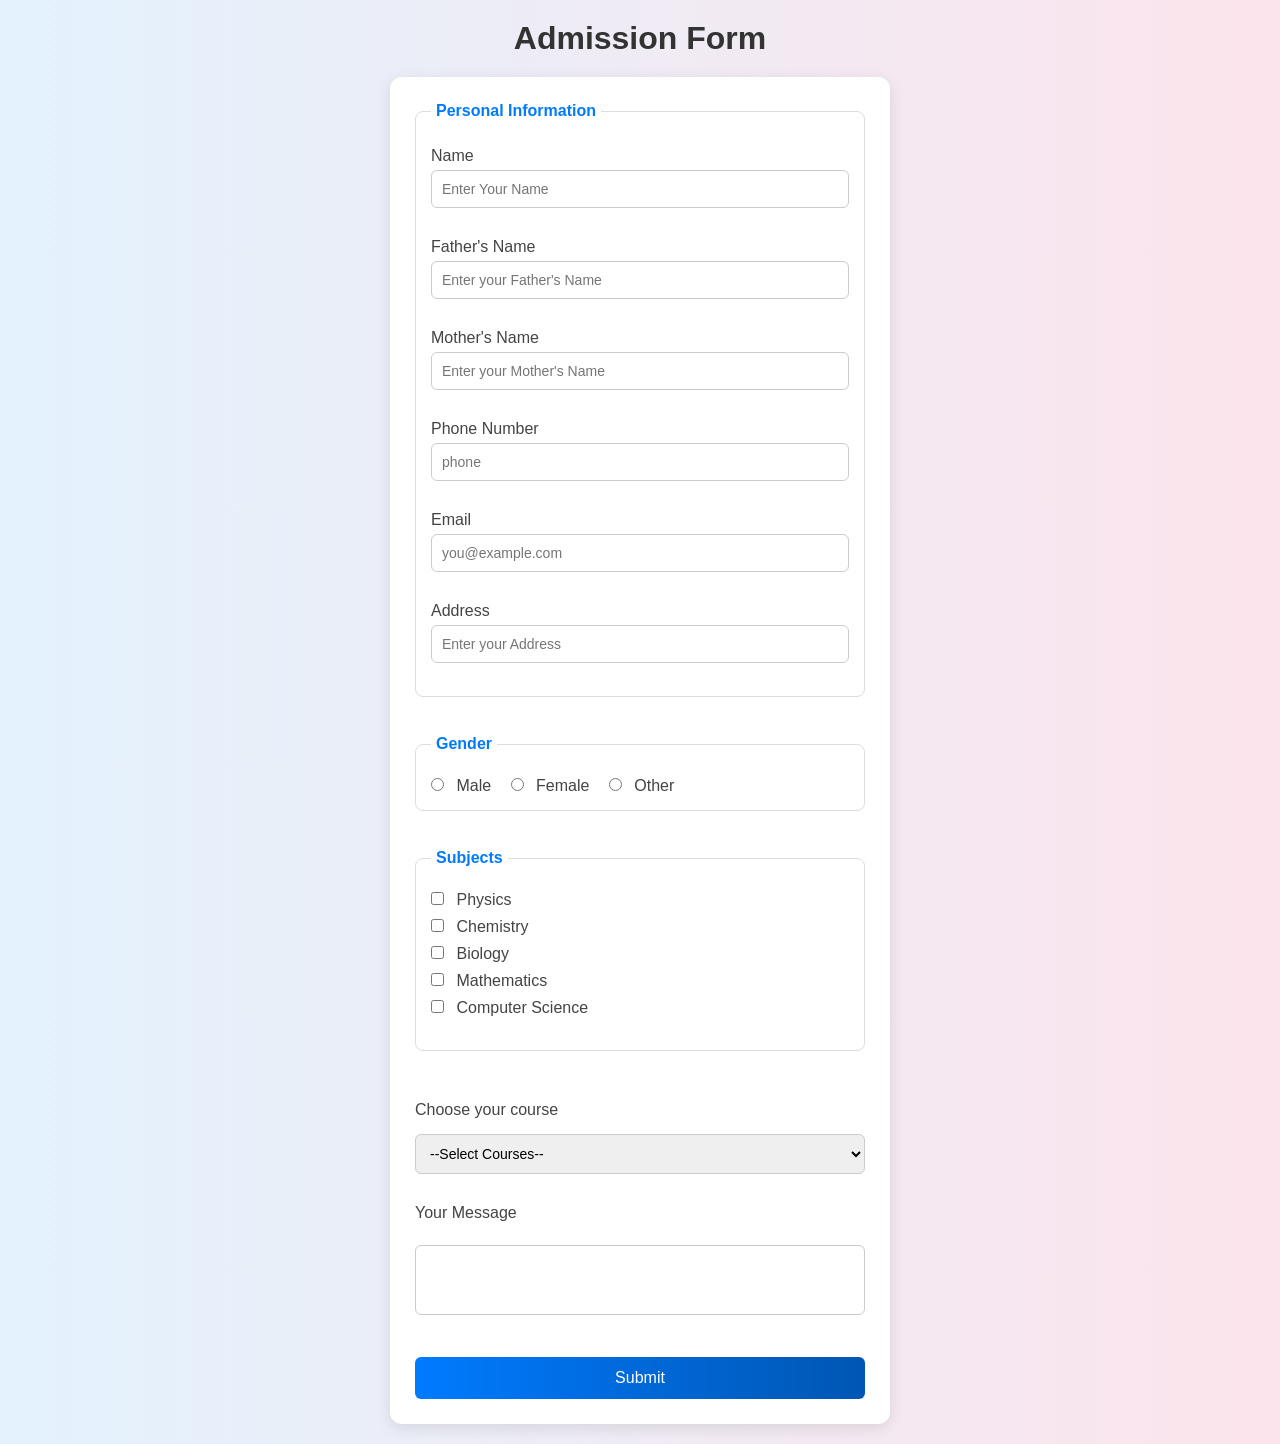
<file: admission-form/index.html>
<!DOCTYPE html>
<html lang="en">

<head>
    <meta charset="UTF-8">
    <meta name="viewport" content="width=device-width, initial-scale=1.0">
    <title>Admission Form</title>
    <link rel="stylesheet" href="style.css">
</head>

<body>
    <h1>Admission Form</h1>
    <form action="/process.php">
        <fieldset>
            <legend>Personal Information</legend>
            <label for="name">Name</label>
            <input type="text" id="name" name="name" placeholder="Enter Your Name" required>
            <br><br>

            <label for="fathername">Father's Name</label>
            <input type="text" id="fathername" name="fathername" placeholder="Enter your Father's Name" required>
            <br><br>

            <label for="mothername">Mother's Name</label>
            <input type="text" id="mothername" name="mothername" placeholder="Enter your Mother's Name" required>
            <br><br>

            <label for="phone">Phone Number</label>
            <input type="tel" id="phone" name="phone" placeholder="phone" pattern="[0-9]{10}" required>
            <br><br>

            <label for="email">Email</label>
            <input type="email" id="email" name="email" placeholder="you@example.com" required>
            <br><br>

            <label for="address">Address</label>
            <input type="text" id="address" name="address" placeholder="Enter your Address" required>
            <br><br>
        </fieldset>
        <br>

        <fieldset>
            <legend>Gender</legend>
            <input type="radio" id="male" name="gender" value="male" required>
            <label for="male">Male</label>

            <input type="radio" id="female" name="gender" value="female">
            <label for="female">Female</label>

            <input type="radio" id="other" name="gender" value="other">
            <label for="other">Other</label>
        </fieldset>
        <br>

        <fieldset>
            <legend>Subjects</legend>
            <input type="checkbox" name="physics" id="physics" value="physics">
            <label for="physics">Physics</label>
            <br>

            <input type="checkbox" name="chemistry" id="chemistry" value="chemistry">
            <label for="chemistry">Chemistry</label>
            <br>

            <input type="checkbox" name="biology" id="biology" value="biology">
            <label for="biology">Biology</label>
            <br>

            <input type="checkbox" name="mathematics" id="mathematics" value="mathematics">
            <label for="mathematics">Mathematics</label>
            <br>

            <input type="checkbox" name="computerscience" id="computerscience" value="computerscience">
            <label for="computerscience">Computer Science</label>
            <br><br>
        </fieldset>
        <br>

        <label for="course">Choose your course</label>
        <select name="course" id="course" required >
            <option value="">--Select Courses--</option>
            <option value="B.Tech">B.Tech</option>
            <option value="B.Science">B.Science</option>
            <option value="B.Arts">B.Arts</option>
            <option value="B.Architecture">B.Architecture</option>
        </select>
        <br><br>

        <label for="message">Your Message</label>
        <br>
        <textarea name="message" id="message" cols="150" rows="3"></textarea>
        <br><br>
        <input type="submit" value="Submit">
    </form>
</body>

</html>
</file>
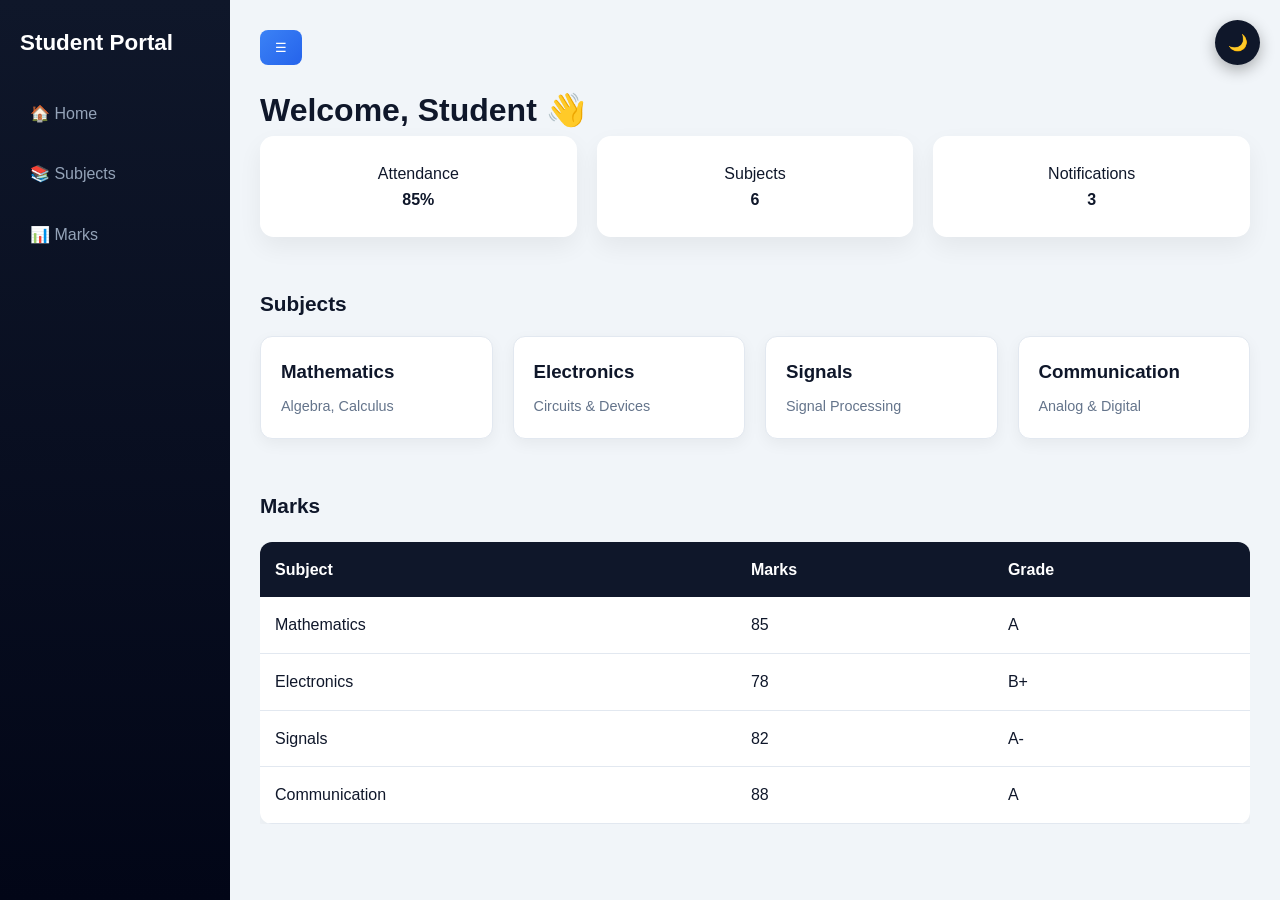
<file: student-dashboard/index.html>
<!DOCTYPE html>
<html lang="en">

<head>
    <meta charset="UTF-8">
    <title>Student Dashboard</title>
    <link rel="stylesheet" href="style.css">
</head>

<body>

    <input type="checkbox" id="theme-toggle">
    <label for="theme-toggle" class="toggle-label">🌙</label>

    <div class="app">

        <div class="container">

            <!-- SIDEBAR -->
            <aside class="sidebar" id="sidebar">
                <h2 class="logo">Student Portal</h2>
                <nav>
                    <a href="#home">🏠 Home</a>
                    <a href="#subjects">📚 Subjects</a>
                    <a href="#marks">📊 Marks</a>
                </nav>
            </aside>

            <!-- MAIN -->
            <main class="main">

                <!-- TOGGLE -->
                <button class="toggle-btn" onclick="toggleSidebar()">☰</button>

                <h1 class="animate">Welcome, Student 👋</h1>

                <div class="cards">
                    <div class="card animate">Attendance<br><b>85%</b></div>
                    <div class="card animate">Subjects<br><b>6</b></div>
                    <div class="card animate">Notifications<br><b>3</b></div>
                </div>

                <!-- SUBJECTS SECTION -->
                <section id="subjects" class="page subjects-section">
                    <h2 class="section-title">Subjects</h2>

                    <div class="subjects">

                        <div class="subject-card animate">
                            <h3>Mathematics</h3>
                            <p>Algebra, Calculus</p>
                        </div>

                        <div class="subject-card animate">
                            <h3>Electronics</h3>
                            <p>Circuits & Devices</p>
                        </div>

                        <div class="subject-card animate">
                            <h3>Signals</h3>
                            <p>Signal Processing</p>
                        </div>

                        <div class="subject-card animate">
                            <h3>Communication</h3>
                            <p>Analog & Digital</p>
                        </div>

                    </div>
                </section>

                <!-- MARKS SECTION -->
                <section id="marks" class="page marks-section">
                    <h2 class="section-title">Marks</h2>

                    <div class="table-container">
                        <table>
                            <thead>
                                <tr>
                                    <th>Subject</th>
                                    <th>Marks</th>
                                    <th>Grade</th>
                                </tr>
                            </thead>

                            <tbody>
                                <tr class="animate">
                                    <td>Mathematics</td>
                                    <td>85</td>
                                    <td>A</td>
                                </tr>

                                <tr class="animate">
                                    <td>Electronics</td>
                                    <td>78</td>
                                    <td>B+</td>
                                </tr>

                                <tr class="animate">
                                    <td>Signals</td>
                                    <td>82</td>
                                    <td>A-</td>
                                </tr>

                                <tr class="animate">
                                    <td>Communication</td>
                                    <td>88</td>
                                    <td>A</td>
                                </tr>
                            </tbody>
                        </table>
                    </div>
                </section>
            </main>

        </div>

        <script>
            function toggleSidebar() {
                document.getElementById("sidebar").classList.toggle("hide");
            }
        </script>
    </div>
</body>

</html>
</file>
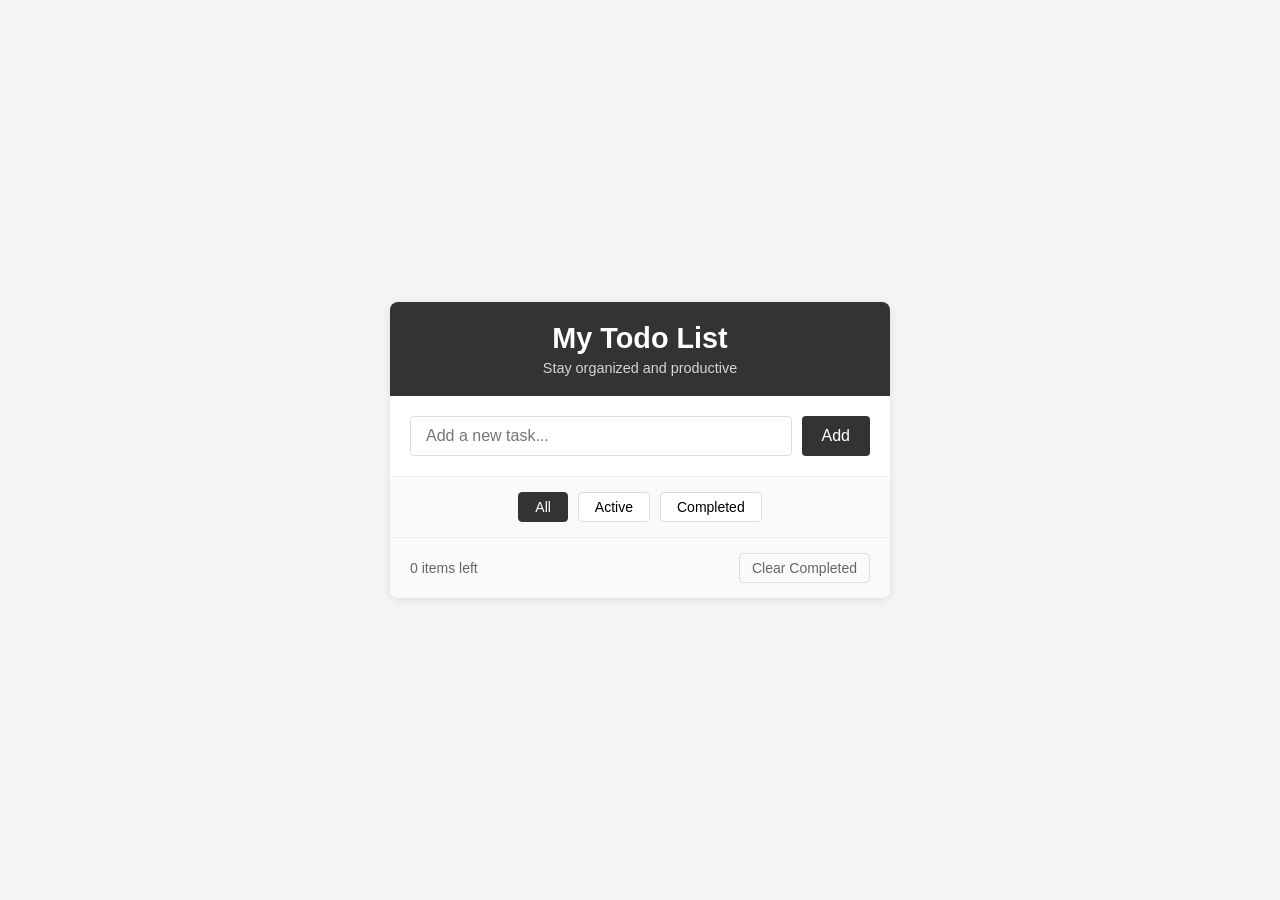
<file: todo-app/index.html>
<!DOCTYPE html>
<html lang="en">
<head>
    <meta charset="UTF-8">
    <meta name="viewport" content="width=device-width, initial-scale=1.0">
    <title>Todo App</title>
    <link rel="stylesheet" href="styles.css">
</head>
<body>
    <div class="container">
        <div class="todo-app">
            <header class="todo-header">
                <h1>My Todo List</h1>
                <p class="subtitle">Stay organized and productive</p>
            </header>

            <div class="todo-input-container">
                <input 
                    type="text" 
                    id="todoInput" 
                    class="todo-input" 
                    placeholder="Add a new task..."
                    autocomplete="off"
                >
                <button id="addTodoBtn" class="add-btn">Add</button>
            </div>

            <div class="filter-container">
                <button class="filter-btn active" data-filter="all">All</button>
                <button class="filter-btn" data-filter="active">Active</button>
                <button class="filter-btn" data-filter="completed">Completed</button>
            </div>

            <ul id="todoList" class="todo-list">
                <!-- Todo items will be dynamically added here -->
                
            </ul>

            <div class="todo-footer">
                <span id="itemsLeft" class="items-left"><span id="remaining-count">0</span> items left</span>
                <button id="clearCompletedBtn" class="clear-completed">Clear Completed</button>
            </div>
        </div>
    </div>

    <script src="app.js"></script>
</body>
</html>
</file>
<file: admission-form/style.css>
/* Reset some default browser styles */
* {
    margin: 0;
    padding: 0;
    box-sizing: border-box;
}

/* Page background */
body {
    font-family: Arial, sans-serif;
    background: linear-gradient(to right, #e3f2fd, #fce4ec);
    padding: 20px;
}

/* Heading */
h1 {
    text-align: center;
    margin-bottom: 20px;
    color: #333;
}

/* Form container */
form {
    background-color: #ffffff;
    max-width: 500px;
    margin: auto;
    padding: 25px;
    border-radius: 12px;
    box-shadow: 0 4px 15px rgba(0, 0, 0, 0.1);
}

/* Fieldset styling */
fieldset {
    border: 1px solid #ddd;
    border-radius: 8px;
    margin-bottom: 20px;
    padding: 15px;
}

/* Legend (title of fieldset) */
legend {
    font-weight: bold;
    color: #007bff;
    padding: 0 5px;
}

/* Labels */
label {
    display: block;
    margin-top: 12px;
    margin-bottom: 5px;
    color: #444;
}

/* Input fields */
input[type="text"],
input[type="email"],
input[type="tel"],
select,
textarea {
    width: 100%;
    padding: 10px;
    border-radius: 6px;
    border: 1px solid #ccc;
    font-size: 14px;
}

/* Focus effect */
input:focus,
select:focus,
textarea:focus {
    outline: none;
    border-color: #007bff;
}

/* Radio & checkbox alignment */
input[type="radio"],
input[type="checkbox"] {
    margin-right: 8px;
}

/* Align radio/checkbox text properly */
fieldset input[type="radio"] + label,
fieldset input[type="checkbox"] + label {
    display: inline;
    margin-right: 15px;
}

/* Space between options */
fieldset input[type="radio"],
fieldset input[type="checkbox"] {
    margin-top: 10px;
}

/* Dropdown spacing */
select {
    margin-top: 10px;
}

/* Textarea */
textarea {
    resize: none;
}

/* Submit button */
input[type="submit"] {
    width: 100%;
    padding: 12px;
    background: linear-gradient(to right, #007bff, #0056b3);
    color: white;
    border: none;
    border-radius: 6px;
    font-size: 16px;
    cursor: pointer;
    margin-top: 20px;
}

/* Button hover effect */
input[type="submit"]:hover {
    background: linear-gradient(to right, #0056b3, #003f7f);
}
</file>
<file: student-dashboard/style.css>
/* RESET */
* {
  margin: 0;
  padding: 0;
  box-sizing: border-box;
  font-family: 'Segoe UI', sans-serif;
}

body {
  background: #f1f5f9;
}

/* LAYOUT */
.container {
  display: flex;
  min-height: 100vh;
}

/* SIDEBAR */
.sidebar {
  width: 230px;
  background: #0f172a;
  color: white;
  padding: 20px;
  overflow: hidden;

  transition: width 0.4s cubic-bezier(0.22, 1, 0.36, 1);
}

.sidebar .logo {
  margin-bottom: 30px;
}

.sidebar nav {
  display: flex;
  flex-direction: column;
  gap: 15px;
}

.sidebar nav a {
  text-decoration: none;
  color: #94a3b8;
  transition: 0.3s;
}

.sidebar nav a:hover {
  color: white;
}

/* HIDE SIDEBAR */
.sidebar.hide {
  width: 0;
  padding: 0;
}

.sidebar.hide * {
  opacity: 0;
}

/* MAIN */
.main {
  flex: 1;
  padding: 30px;

  transition: all 0.4s cubic-bezier(0.22, 1, 0.36, 1);
}

/* TOGGLE BUTTON */
.toggle-btn {
  background: #3b82f6;
  color: white;
  border: none;
  padding: 10px 15px;
  margin-bottom: 20px;
  border-radius: 6px;
  cursor: pointer;
}

/* CARDS */
.cards {
  display: flex;
  gap: 20px;
  flex-wrap: wrap;
}

.card {
  flex: 1;
  min-width: 200px;
  background: white;
  padding: 25px;
  border-radius: 12px;
  text-align: center;

  box-shadow: 0 5px 15px rgba(0,0,0,0.05);
  transition: 0.3s;
}

.card:hover {
  transform: translateY(-5px);
}

/* ENTRY ANIMATION (NO LAYOUT SHIFT) */
.animate {
  opacity: 0;
  transform: translateY(20px);
  animation: fadeUp 0.6s ease forwards;
}

.animate:nth-child(1) { animation-delay: 0.2s; }
.animate:nth-child(2) { animation-delay: 0.4s; }
.animate:nth-child(3) { animation-delay: 0.6s; }

@keyframes fadeUp {
  to {
    opacity: 1;
    transform: translateY(0);
  }
}

/* PERFORMANCE BOOST */
.sidebar, .main {
  will-change: width;
}

/* SUBJECTS SECTION */
.subjects-section {
  margin-top: 50px;
  text-align: left;
}

.section-title {
  margin-bottom: 20px;
}

/* GRID USING FLEX */
.subjects {
  display: flex;
  gap: 20px;
  flex-wrap: wrap;
}

/* SUBJECT CARD */
.subject-card {
  flex: 1;
  min-width: 220px;
  background: white;
  padding: 20px;
  border-radius: 12px;

  box-shadow: 0 5px 15px rgba(0,0,0,0.05);
  transition: 0.3s;
}

.subject-card:hover {
  transform: translateY(-5px);
}

.subject-card h3 {
  margin-bottom: 8px;
}

.subject-card p {
  color: #64748b;
  font-size: 0.9rem;
}

/* MARKS SECTION */
.marks-section {
  margin-top: 50px;
  text-align: left;
}

/* TABLE CONTAINER */
.table-container {
  overflow-x: auto;
  margin-top: 20px;
}

/* TABLE */
table {
  width: 100%;
  border-collapse: collapse;
  background: white;
  border-radius: 12px;
  overflow: hidden;
}

/* HEADER */
thead {
  background: #0f172a;
  color: white;
}

th, td {
  padding: 15px;
  text-align: left;
}

/* ROWS */
tbody tr {
  border-bottom: 1px solid #e2e8f0;
  transition: 0.3s;
}

tbody tr:hover {
  background: #f8fafc;
}

.pages .page {
  display: none;
}

.pages .page:target {
  display: block;
}

/* default page */
.pages #home {
  display: block;
}

/* when something is targeted, hide home */
.pages:has(.page:target) #home {
  display: none;
}


/* ===== FINAL UI POLISH ===== */

/* Typography */
body {
  color: #0f172a;
  line-height: 1.6;
}

h1 {
  font-size: 2rem;
  font-weight: 600;
}

h2 {
  font-size: 1.4rem;
  font-weight: 600;
}

/* Sidebar */
.sidebar {
  background: linear-gradient(180deg, #0f172a, #020617);
  padding: 25px 20px;
}

.sidebar nav a {
  padding: 10px;
  border-radius: 8px;
}

.sidebar nav a:hover {
  background: rgba(255,255,255,0.08);
  color: white;
}

/* Cards */
.card {
  border-radius: 14px;
  box-shadow: 0 10px 25px rgba(0,0,0,0.06);
  position: relative;
  overflow: hidden;
}

.card::before {
  content: "";
  position: absolute;
  inset: 0;
  background: linear-gradient(120deg, transparent, rgba(59,130,246,0.15), transparent);
  opacity: 0;
  transition: 0.4s;
}

.card:hover::before {
  opacity: 1;
}

.card:hover {
  transform: translateY(-6px);
}

/* Section Titles */
.section-title {
  margin-bottom: 15px;
  font-size: 1.3rem;
}

/* Subject Cards */
.subject-card {
  border: 1px solid #e2e8f0;
  transition: 0.3s;
}

.subject-card:hover {
  border-color: #3b82f6;
  transform: translateY(-4px);
}

/* Table */
table {
  box-shadow: 0 8px 20px rgba(0,0,0,0.05);
}

tbody tr:hover {
  background: #f1f5f9;
}

/* Button */
.toggle-btn {
  background: linear-gradient(135deg, #3b82f6, #2563eb);
  border-radius: 8px;
}

.toggle-btn:hover {
  transform: scale(1.05);
}

/* ===== PREMIUM DARK MODE ===== */

/* smooth transition */
.app, .card, .sidebar, table, .subject-card {
  transition: all 0.4s ease;
}

/* MAIN BACKGROUND */
#theme-toggle:checked ~ .app {
  background: #020617;
  color: #e2e8f0;
}

/* SIDEBAR */
#theme-toggle:checked ~ .app .sidebar {
  background: linear-gradient(180deg, #020617, #000000);
  border-right: 1px solid #1e293b;
}

/* SIDEBAR LINKS */
#theme-toggle:checked ~ .app .sidebar nav a {
  color: #94a3b8;
}

#theme-toggle:checked ~ .app .sidebar nav a:hover {
  background: rgba(59,130,246,0.15);
  color: #60a5fa;
}

/* CARDS */
#theme-toggle:checked ~ .app .card {
  background: #0f172a;
  color: #e2e8f0;
  box-shadow: 0 10px 30px rgba(0,0,0,0.5);
}

/* subtle glow */
#theme-toggle:checked ~ .app .card:hover {
  box-shadow: 0 10px 40px rgba(59,130,246,0.2);
}

/* SUBJECT CARDS */
#theme-toggle:checked ~ .app .subject-card {
  background: #0f172a;
  border: 1px solid #1e293b;
}

#theme-toggle:checked ~ .app .subject-card:hover {
  border-color: #3b82f6;
}

/* TABLE */
#theme-toggle:checked ~ .app table {
  background: #0f172a;
  color: #e2e8f0;
}

#theme-toggle:checked ~ .app thead {
  background: #020617;
}

#theme-toggle:checked ~ .app tbody tr {
  border-color: #1e293b;
}

#theme-toggle:checked ~ .app tbody tr:hover {
  background: #1e293b;
}

/* BUTTON */
#theme-toggle:checked ~ .app .toggle-btn {
  background: linear-gradient(135deg, #2563eb, #1d4ed8);
}

/* PREMIUM TOGGLE BUTTON */
.toggle-label {
  position: fixed;
  top: 20px;
  right: 20px;

  background: #0f172a;
  color: white;

  width: 45px;
  height: 45px;

  display: flex;
  align-items: center;
  justify-content: center;

  border-radius: 50%;
  cursor: pointer;

  box-shadow: 0 5px 15px rgba(0,0,0,0.3);
  transition: 0.3s;
}

.toggle-label:hover {
  transform: scale(1.1);
}

/* when dark mode is ON */
#theme-toggle:checked + .toggle-label {
  background: #1e293b;
}
#theme-toggle {
  display: none;
}
</file>
<file: todo-app/styles.css>
* {
    margin: 0;
    padding: 0;
    box-sizing: border-box;
}

body {
    font-family: -apple-system, BlinkMacSystemFont, 'Segoe UI', Roboto, Oxygen, Ubuntu, Cantarell, sans-serif;
    background: #f5f5f5;
    min-height: 100vh;
    display: flex;
    align-items: center;
    justify-content: center;
    padding: 20px;
}

.container {
    width: 100%;
    max-width: 500px;
}

.todo-app {
    background: white;
    border-radius: 8px;
    box-shadow: 0 2px 10px rgba(0, 0, 0, 0.1);
    overflow: hidden;
}

.todo-header {
    background: #333;
    color: white;
    padding: 20px;
    text-align: center;
}

.todo-header h1 {
    font-size: 1.8rem;
    font-weight: 600;
    margin-bottom: 5px;
}

.subtitle {
    font-size: 0.9rem;
    opacity: 0.8;
}

.todo-input-container {
    display: flex;
    gap: 10px;
    padding: 20px;
    border-bottom: 1px solid #eee;
}

.todo-input {
    flex: 1;
    padding: 10px 15px;
    font-size: 16px;
    border: 1px solid #ddd;
    border-radius: 4px;
    outline: none;
}

.todo-input:focus {
    border-color: #333;
}

.add-btn {
    padding: 10px 20px;
    background: #333;
    color: white;
    border: none;
    border-radius: 4px;
    font-size: 16px;
    cursor: pointer;
}

.add-btn:hover {
    background: #555;
}

.filter-container {
    display: flex;
    justify-content: center;
    gap: 10px;
    padding: 15px;
    background: #fafafa;
}

.filter-btn {
    padding: 6px 16px;
    border: 1px solid #ddd;
    background: white;
    border-radius: 4px;
    font-size: 14px;
    cursor: pointer;
}

.filter-btn:hover {
    background: #f5f5f5;
}

.filter-btn.active {
    background: #333;
    color: white;
    border-color: #333;
}

.todo-list {
    list-style: none;
    max-height: 400px;
    overflow-y: auto;
}

.todo-item {
    display: flex;
    align-items: center;
    padding: 15px 20px;
    border-bottom: 1px solid #eee;
}

.todo-item:hover {
    background-color: #fafafa;
}

.todo-item.completed {
    opacity: 0.6;
}

.todo-checkbox {
    width: 18px;
    height: 18px;
    margin-right: 12px;
    cursor: pointer;
}

.todo-text {
    flex: 1;
    font-size: 16px;
    color: #333;
}

.todo-item.completed .todo-text {
    text-decoration: line-through;
    color: #999;
}

.delete-btn {
    width: 28px;
    height: 28px;
    background: transparent;
    color: #999;
    border: none;
    border-radius: 4px;
    font-size: 24px;
    line-height: 1;
    cursor: pointer;
    opacity: 0;
    display: flex;
    align-items: center;
    justify-content: center;
}

.todo-item:hover .delete-btn {
    opacity: 1;
}

.delete-btn:hover {
    background: #f5f5f5;
    color: #333;
}

.todo-footer {
    display: flex;
    justify-content: space-between;
    align-items: center;
    padding: 15px 20px;
    background: #fafafa;
    border-top: 1px solid #eee;
}

.items-left {
    color: #666;
    font-size: 14px;
}

.clear-completed {
    padding: 6px 12px;
    background: transparent;
    color: #666;
    border: 1px solid #ddd;
    border-radius: 4px;
    font-size: 14px;
    cursor: pointer;
}

.clear-completed:hover {
    background: #f5f5f5;
}

/* Scrollbar styling */
.todo-list::-webkit-scrollbar {
    width: 6px;
}

.todo-list::-webkit-scrollbar-track {
    background: #f1f1f1;
}

.todo-list::-webkit-scrollbar-thumb {
    background: #ccc;
    border-radius: 3px;
}

.todo-list::-webkit-scrollbar-thumb:hover {
    background: #999;
}

/* Responsive design */
@media (max-width: 600px) {
    .todo-header h1 {
        font-size: 2rem;
    }
    
    .todo-input-container {
        flex-direction: column;
    }
    
    .add-btn {
        width: 100%;
        justify-content: center;
    }
    
    .filter-container {
        flex-wrap: wrap;
    }
    
    .todo-item {
        padding: 15px 20px;
    }
}
</file>
